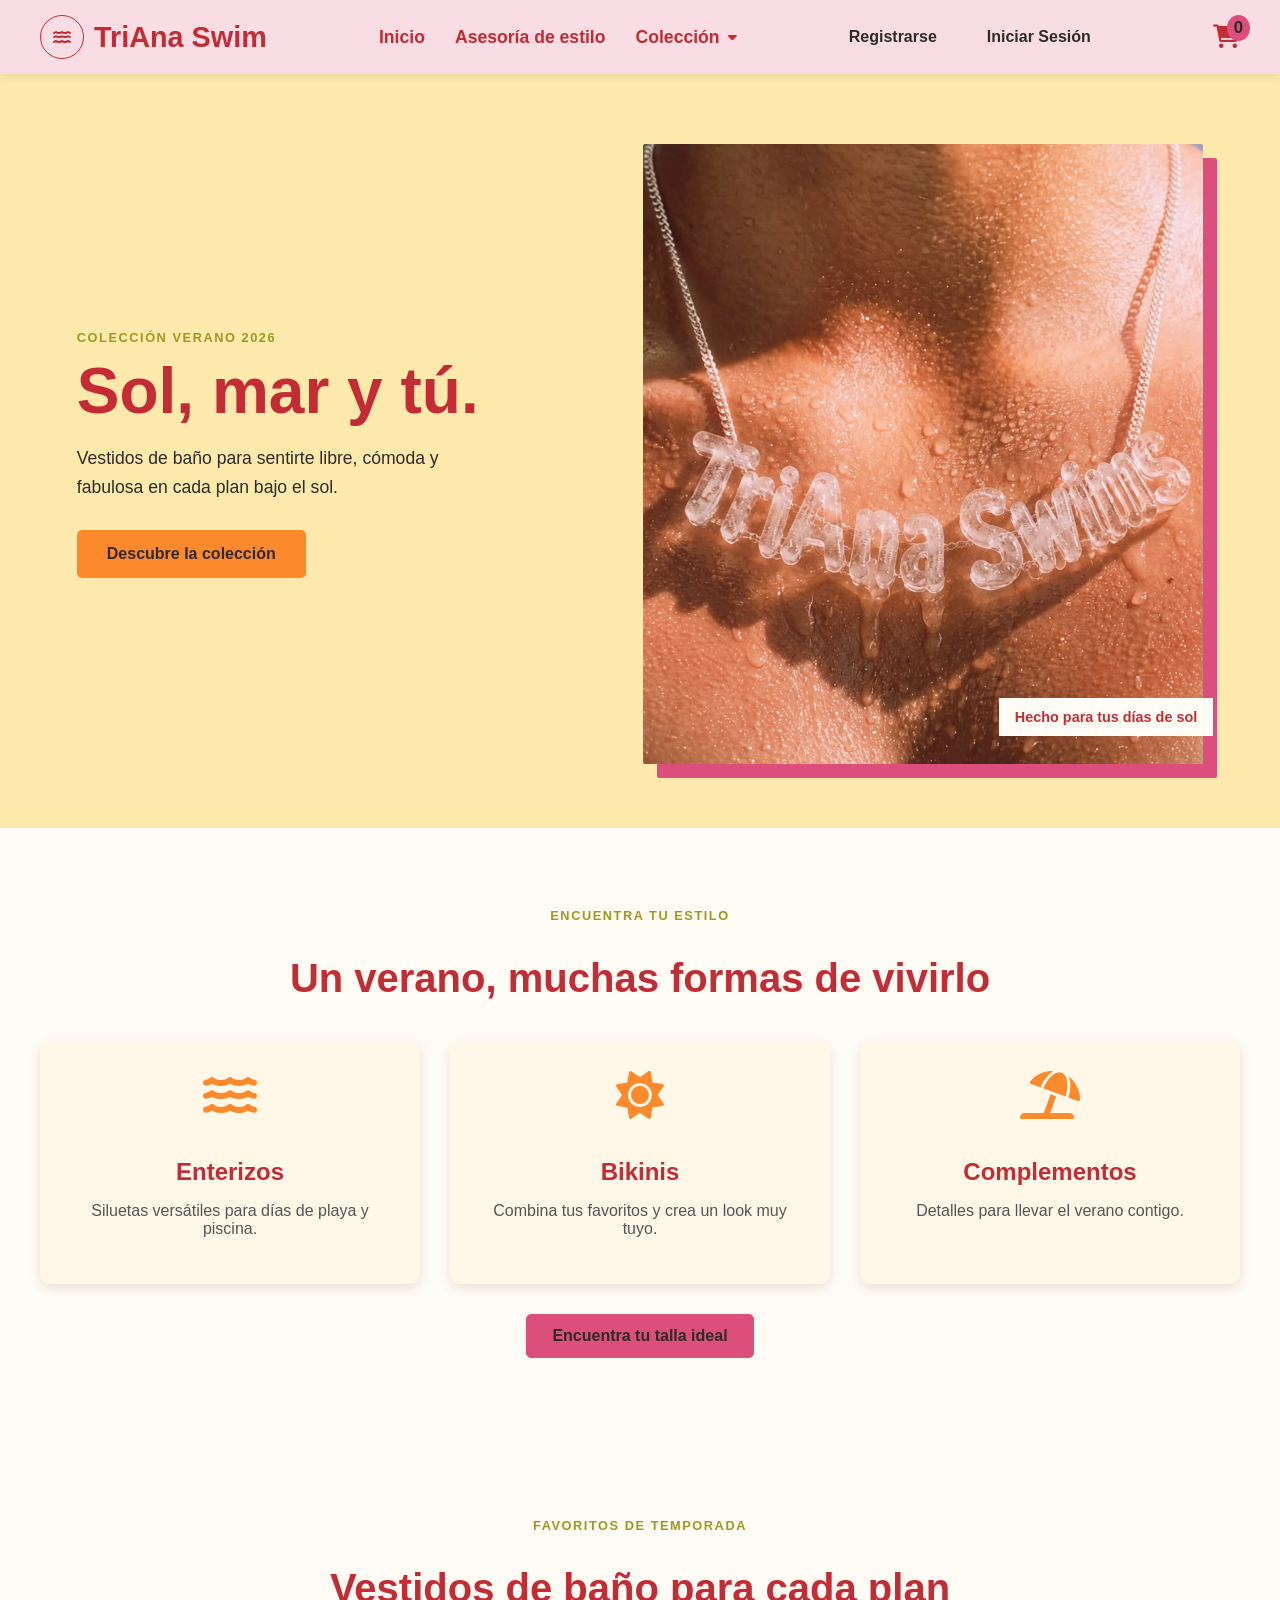
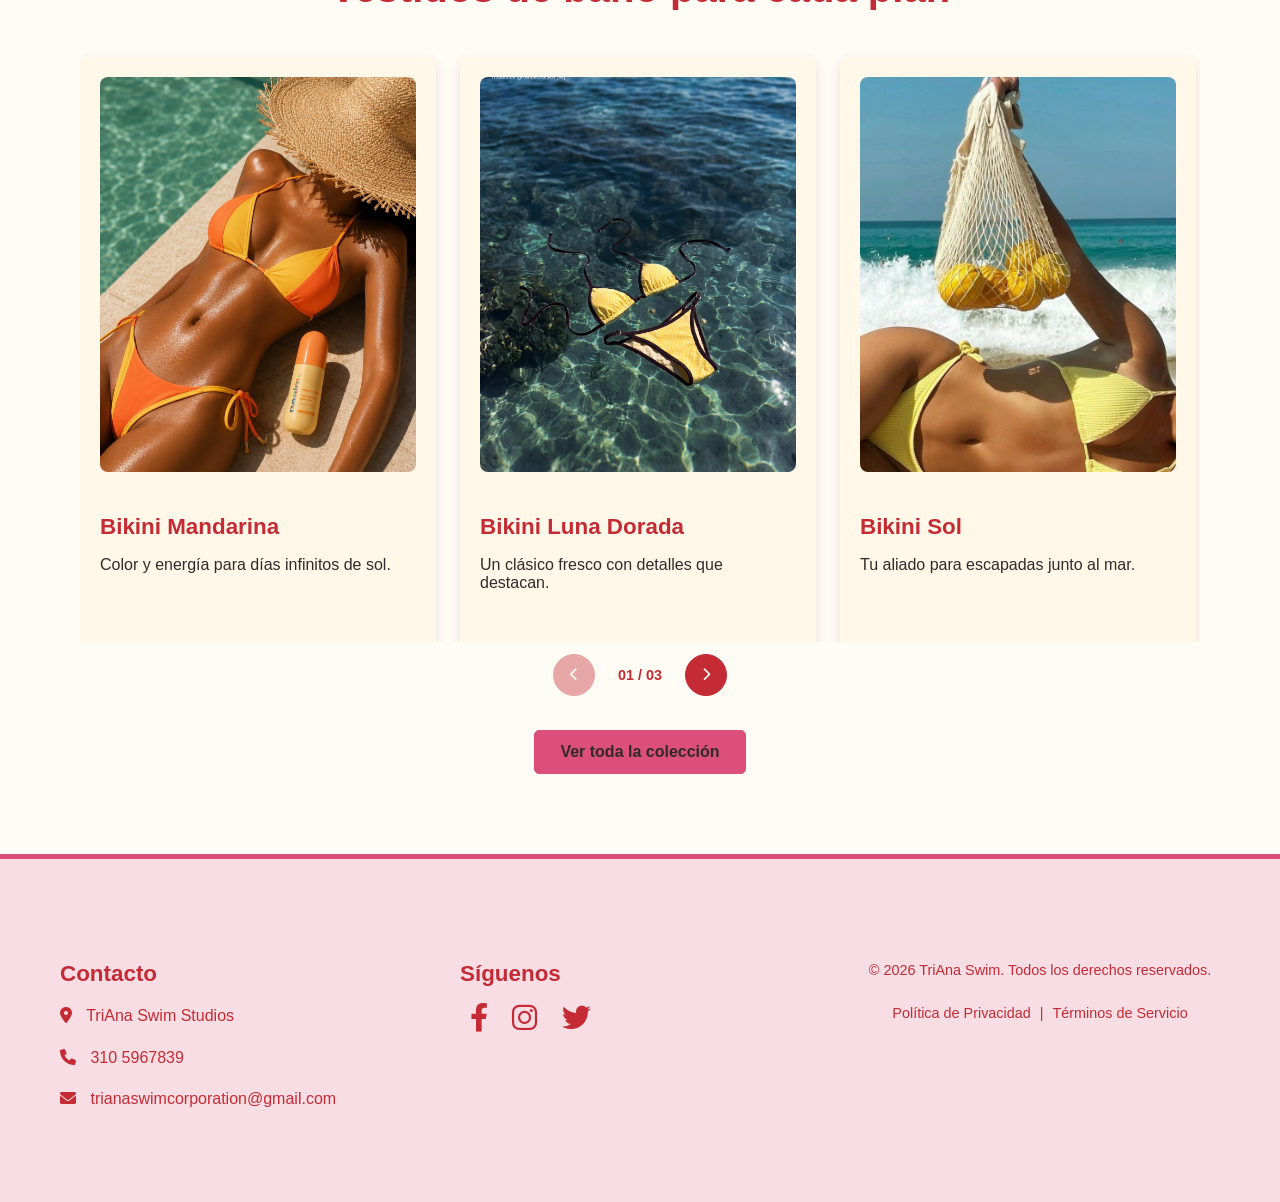
<file: index.html>
<!DOCTYPE html>
<html lang="es">
<head>
    <meta charset="UTF-8">
    <meta name="viewport" content="width=device-width, initial-scale=1.0">
    <title>TriAna Swim - Vestidos de baño para días de sol</title>
    <link rel="stylesheet" href="style.css">
    <link rel="stylesheet" href="https://cdnjs.cloudflare.com/ajax/libs/font-awesome/6.0.0-beta3/css/all.min.css">
</head>
<body>
    <header>
        <div class="header-content">
            <div class="logo">
                <a href="index.html">
                    <span class="brand-mark"><i class="fas fa-water" aria-hidden="true"></i></span>
                    <h1>TriAna Swim</h1>
                </a>
            </div>
            <nav>
                <ul>
                    <li><a href="index.html">Inicio</a></li>
                    <li><a href="appointment.html">Asesoría de estilo</a></li>
                    <li class="dropdown">
                        <a href="products.html" class="dropbtn">Colección <i class="fas fa-caret-down"></i></a>
                        <div class="dropdown-content">
                            <a href="products.html#all-products">Ver toda la colección</a>
                            <a href="index.html#productos">Favoritos de temporada</a>
                        </div>
                    </li>
                </ul>
            </nav>
            <div class="auth-buttons">
                <button id="registerBtn">Registrarse</button>
                <button id="loginBtn">Iniciar Sesión</button>
            </div>
            <div class="cart-icon">
                <a href="cart.html"><i class="fas fa-shopping-cart"></i> <span id="cart-count">0</span></a>
            </div>
        </div>
    </header>

    <main>
        <section id="hero" class="hero-section">
            <div class="hero-copy">
                <p class="hero-eyebrow">COLECCIÓN VERANO 2026</p>
                <h2>Sol, mar y tú.</h2>
                <p>Vestidos de baño para sentirte libre, cómoda y fabulosa en cada plan bajo el sol.</p>
                <a href="#productos" class="btn-primary">Descubre la colección</a>
            </div>
            <div class="hero-image-wrap">
                <img class="hero-image" src="imagenes proyecto/Triana Swims.jpeg" alt="Vestido de baño de la colección TriAna Swim junto al mar">
                <span class="hero-image-caption">Hecho para tus días de sol</span>
            </div>
        </section>

        <section id="services-summary" class="summary-section">
            <div class="container">
                <p class="section-eyebrow">Encuentra tu estilo</p>
                <h2>Un verano, muchas formas de vivirlo</h2>
                <div class="service-cards">
                    <div class="service-card">
                        <i class="fas fa-water"></i>
                        <h3>Enterizos</h3>
                        <p>Siluetas versátiles para días de playa y piscina.</p>
                    </div>
                    <div class="service-card">
                        <i class="fas fa-sun"></i>
                        <h3>Bikinis</h3>
                        <p>Combina tus favoritos y crea un look muy tuyo.</p>
                    </div>
                    <div class="service-card">
                        <i class="fas fa-umbrella-beach"></i>
                        <h3>Complementos</h3>
                        <p>Detalles para llevar el verano contigo.</p>
                    </div>
                </div>
                <a href="appointment.html" class="btn-secondary">Encuentra tu talla ideal</a>
            </div>
        </section>

        <section id="productos" class="products-section">
            <div class="container">
                <p class="section-eyebrow">Favoritos de temporada</p>
                <h2>Vestidos de baño para cada plan</h2>
                <div class="products-carousel" data-products-carousel>
                    <div class="product-carousel-viewport" aria-label="Vestidos de baño destacados">
                        <div class="featured-products-track">
                            <a class="featured-product-link" href="products.html#product-1">
                                <article class="product-item">
                                    <img src="imagenes proyecto/Vestido 1.jpeg" alt="Bikini Mandarina en tonos naranja y amarillo junto a la piscina">
                                    <h3>Bikini Mandarina</h3>
                                    <p>Color y energía para días infinitos de sol.</p>
                                </article>
                            </a>
                            <a class="featured-product-link" href="products.html#product-2">
                                <article class="product-item">
                                    <img src="imagenes proyecto/Vestido 2.jpeg" alt="Bikini Luna Dorada amarillo de lunares sobre el agua">
                                    <h3>Bikini Luna Dorada</h3>
                                    <p>Un clásico fresco con detalles que destacan.</p>
                                </article>
                            </a>
                            <a class="featured-product-link" href="products.html#product-3">
                                <article class="product-item">
                                    <img src="imagenes proyecto/Vestido 3.jpeg" alt="Bikini Sol amarillo texturizado junto al mar">
                                    <h3>Bikini Sol</h3>
                                    <p>Tu aliado para escapadas junto al mar.</p>
                                </article>
                            </a>
                            <a class="featured-product-link" href="products.html#product-4">
                                <article class="product-item">
                                    <img src="imagenes proyecto/Vestido 4.jpeg" alt="Bikini Cacao café sobre la arena">
                                    <h3>Bikini Cacao</h3>
                                    <p>Un tono natural para combinar a tu manera.</p>
                                </article>
                            </a>
                            <a class="featured-product-link" href="products.html#product-5">
                                <article class="product-item">
                                    <img src="imagenes proyecto/Vestido 5.jpeg" alt="Bikini Brasil en verde y amarillo">
                                    <h3>Bikini Brasil</h3>
                                    <p>Diseño vibrante para hacer tuyo el verano.</p>
                                </article>
                            </a>
                        </div>
                    </div>
                    <div class="product-carousel-controls">
                        <button class="carousel-arrow" type="button" data-carousel-previous aria-label="Ver vestido anterior" disabled>
                            <i class="fas fa-chevron-left" aria-hidden="true"></i>
                        </button>
                        <span class="carousel-position" data-carousel-position aria-live="polite"></span>
                        <button class="carousel-arrow" type="button" data-carousel-next aria-label="Ver vestido siguiente">
                            <i class="fas fa-chevron-right" aria-hidden="true"></i>
                        </button>
                    </div>
                </div>
                <a href="products.html" class="btn-secondary">Ver toda la colección</a>
            </div>
        </section>
    </main>

    <footer>
        <div class="container footer-content">
            <div class="footer-section contact-info">
                <h3>Contacto</h3>
                <p><i class="fas fa-map-marker-alt"></i> TriAna Swim Studios</p>
                <p><i class="fas fa-phone"></i> 310 5967839</p>
                <p><i class="fas fa-envelope"></i> trianaswimcorporation@gmail.com</p>
            </div>
            <div class="footer-section social-media">
                <h3>Síguenos</h3>
                <a href="#" target="_blank"><i class="fab fa-facebook-f"></i></a>
                <a href="#" target="_blank"><i class="fab fa-instagram"></i></a>
                <a href="#" target="_blank"><i class="fab fa-twitter"></i></a>
            </div>
            <div class="footer-section legal">
                <p>&copy; 2026 TriAna Swim. Todos los derechos reservados.</p>
                <p><a href="#">Política de Privacidad</a> | <a href="#">Términos de Servicio</a></p>
            </div>
        </div>
    </footer>

    <div id="loginModal" class="modal">
        <div class="modal-content">
            <span class="close-button login-close-button">&times;</span>
            <h2>Iniciar Sesión</h2>
            <form id="loginForm">
                <div class="form-group">
                    <label for="username">Usuario:</label>
                    <input type="text" id="username" name="username" required>
                </div>
                <div class="form-group">
                    <label for="password">Contraseña:</label>
                    <input type="password" id="password" name="password" required>
                </div>
                <button type="submit" class="btn-primary">Entrar</button>
            </form>
            <p id="login-message" class="form-message"></p>
        </div>
    </div>

    <div id="registerModal" class="modal">
        <div class="modal-content">
            <span class="close-button register-close-button">&times;</span>
            <h2>Crear Cuenta</h2>
            <form id="registerForm">
                <div class="form-group">
                    <label for="reg-name">Nombre Completo:</label>
                    <input type="text" id="reg-name" name="reg-name" required>
                </div>
                <div class="form-group">
                    <label for="reg-email">Correo Electrónico:</label>
                    <input type="email" id="reg-email" name="reg-email" required>
                </div>
                <div class="form-group">
                    <label for="reg-username">Usuario:</label>
                    <input type="text" id="reg-username" name="reg-username" required>
                </div>
                <div class="form-group">
                    <label for="reg-password">Contraseña:</label>
                    <input type="password" id="reg-password" name="reg-password" required>
                </div>
                <div class="form-group">
                    <label for="reg-confirm-password">Confirmar Contraseña:</label>
                    <input type="password" id="reg-confirm-password" name="reg-confirm-password" required>
                </div>
                <button type="submit" class="btn-primary">Registrarse</button>
            </form>
            <p id="register-message" class="form-message"></p>
        </div>
    </div>

    <script src="script.js"></script>
</body>
</html>
</file>
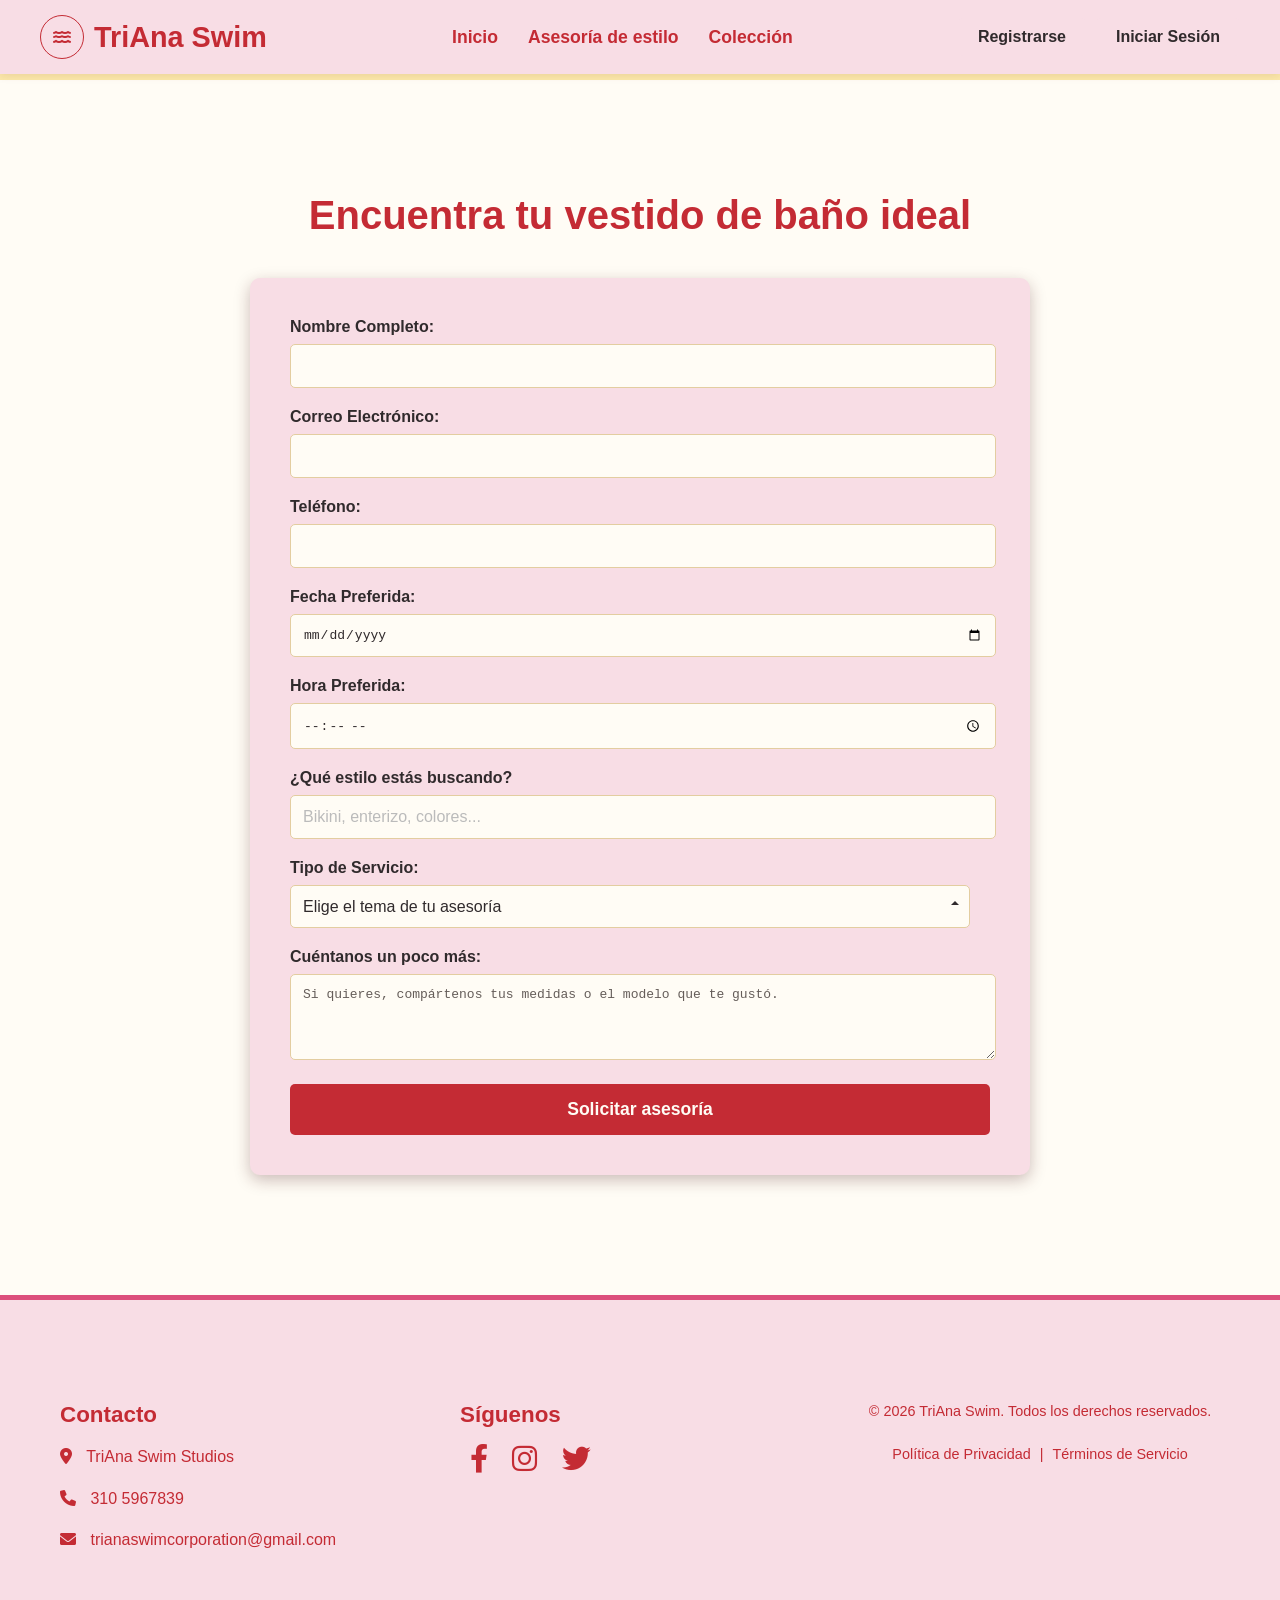
<file: appointment.html>
<!DOCTYPE html>
<html lang="es">
<head>
    <meta charset="UTF-8">
    <meta name="viewport" content="width=device-width, initial-scale=1.0">
    <title>Asesoría de estilo - TriAna Swim</title>
    <link rel="stylesheet" href="style.css">
    <link rel="stylesheet" href="https://cdnjs.cloudflare.com/ajax/libs/font-awesome/6.0.0-beta3/css/all.min.css">
</head>
<body>
    <header>
        <div class="header-content">
            <div class="logo">
                <a href="index.html">
                    <span class="brand-mark"><i class="fas fa-water" aria-hidden="true"></i></span>
                    <h1>TriAna Swim</h1>
                </a>
            </div>
            <nav>
                <ul>
                    <li><a href="index.html">Inicio</a></li>
                    <li><a href="appointment.html">Asesoría de estilo</a></li>
                    <li><a href="products.html">Colección</a></li>
                </ul>
            </nav>
            <div class="auth-buttons">
                <button id="registerBtn">Registrarse</button>
                <button id="loginBtn">Iniciar Sesión</button>
            </div>
        </div>
    </header>

    <main>
        <section id="appointment-page-section" class="appointment-section">
            <div class="container">
                <h2>Encuentra tu vestido de baño ideal</h2>
                <form id="appointmentForm">
                    <div class="form-group">
                        <label for="name">Nombre Completo:</label>
                        <input type="text" id="name" name="name" required>
                    </div>
                    <div class="form-group">
                        <label for="email">Correo Electrónico:</label>
                        <input type="email" id="email" name="email" required>
                    </div>
                    <div class="form-group">
                        <label for="phone">Teléfono:</label>
                        <input type="tel" id="phone" name="phone" required>
                    </div>
                    <div class="form-group">
                        <label for="date">Fecha Preferida:</label>
                        <input type="date" id="date" name="date" required>
                    </div>
                    <div class="form-group">
                        <label for="time">Hora Preferida:</label>
                        <input type="time" id="time" name="time" required>
                    </div>
                    <div class="form-group">
                        <label for="product-interest">¿Qué estilo estás buscando?</label>
                        <input type="text" id="product-interest" name="product-interest" placeholder="Bikini, enterizo, colores..." required>
                    </div>
                    <div class="form-group">
                        <label for="service-type">Tipo de Servicio:</label>
                        <select id="service-type" name="service-type" required>
                            <option value="">Elige el tema de tu asesoría</option>
                            <option value="talla">Encontrar mi talla</option>
                            <option value="estilo">Elegir un estilo</option>
                            <option value="producto">Consultar por un vestido de baño</option>
                            <option value="pedido">Ayuda con un pedido</option>
                            <option value="otro">Otra consulta</option>
                        </select>
                    </div>
                    <div class="form-group">
                        <label for="message">Cuéntanos un poco más:</label>
                        <textarea id="message" name="message" rows="4" placeholder="Si quieres, compártenos tus medidas o el modelo que te gustó."></textarea>
                    </div>
                    <button type="submit" class="btn-primary">Solicitar asesoría</button>
                </form>
                <div id="form-message" class="form-message"></div>
            </div>
        </section>
    </main>

    <footer>
        <div class="container footer-content">
            <div class="footer-section contact-info">
                <h3>Contacto</h3>
                <p><i class="fas fa-map-marker-alt"></i> TriAna Swim Studios</p>
                <p><i class="fas fa-phone"></i> 310 5967839</p>
                <p><i class="fas fa-envelope"></i> trianaswimcorporation@gmail.com</p>
            </div>
            <div class="footer-section social-media">
                <h3>Síguenos</h3>
                <a href="#" target="_blank"><i class="fab fa-facebook-f"></i></a>
                <a href="#" target="_blank"><i class="fab fa-instagram"></i></a>
                <a href="#" target="_blank"><i class="fab fa-twitter"></i></a>
            </div>
            <div class="footer-section legal">
                <p>&copy; 2026 TriAna Swim. Todos los derechos reservados.</p>
                <p><a href="#">Política de Privacidad</a> | <a href="#">Términos de Servicio</a></p>
            </div>
        </div>
    </footer>

    <div id="loginModal" class="modal">
        <div class="modal-content">
            <span class="close-button login-close-button">&times;</span>
            <h2>Iniciar Sesión</h2>
            <form id="loginForm">
                <div class="form-group">
                    <label for="username">Usuario:</label>
                    <input type="text" id="username" name="username" required>
                </div>
                <div class="form-group">
                    <label for="password">Contraseña:</label>
                    <input type="password" id="password" name="password" required>
                </div>
                <button type="submit" class="btn-primary">Entrar</button>
            </form>
            <p id="login-message" class="form-message"></p>
        </div>
    </div>

    <div id="registerModal" class="modal">
        <div class="modal-content">
            <span class="close-button register-close-button">&times;</span>
            <h2>Crear Cuenta</h2>
            <form id="registerForm">
                <div class="form-group">
                    <label for="reg-name">Nombre Completo:</label>
                    <input type="text" id="reg-name" name="reg-name" required>
                </div>
                <div class="form-group">
                    <label for="reg-email">Correo Electrónico:</label>
                    <input type="email" id="reg-email" name="reg-email" required>
                </div>
                <div class="form-group">
                    <label for="reg-username">Usuario:</label>
                    <input type="text" id="reg-username" name="reg-username" required>
                </div>
                <div class="form-group">
                    <label for="reg-password">Contraseña:</label>
                    <input type="password" id="reg-password" name="reg-password" required>
                </div>
                <div class="form-group">
                    <label for="reg-confirm-password">Confirmar Contraseña:</label>
                    <input type="password" id="reg-confirm-password" name="reg-confirm-password" required>
                </div>
                <button type="submit" class="btn-primary">Registrarse</button>
            </form>
            <p id="register-message" class="form-message"></p>
        </div>
    </div>

    <script src="script.js"></script>
</body>
</html>
</file>
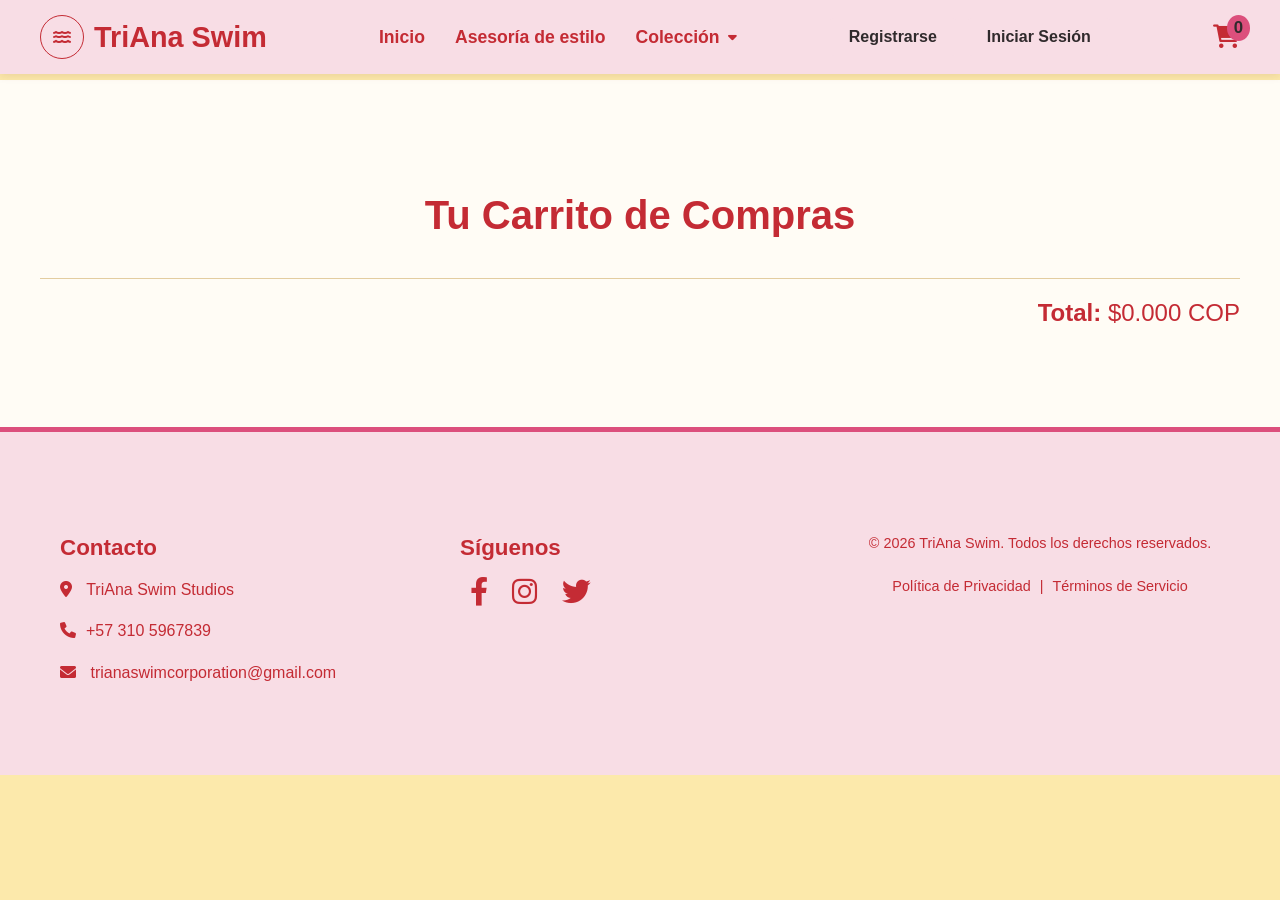
<file: cart.html>
<!DOCTYPE html>
<html lang="es">
<head>
    <meta charset="UTF-8">
    <meta name="viewport" content="width=device-width, initial-scale=1.0">
    <title>Tu carrito - TriAna Swim</title>
    <link rel="stylesheet" href="style.css">
    <link rel="stylesheet" href="https://cdnjs.cloudflare.com/ajax/libs/font-awesome/6.0.0-beta3/css/all.min.css">
</head>
<body>
    <header>
        <div class="header-content">
            <div class="logo">
                <a href="index.html">
                    <span class="brand-mark"><i class="fas fa-water" aria-hidden="true"></i></span>
                    <h1>TriAna Swim</h1>
                </a>
            </div>
            <nav>
                <ul>
                    <li><a href="index.html">Inicio</a></li>
                    <li><a href="appointment.html">Asesoría de estilo</a></li>
                    <li class="dropdown">
                        <a href="products.html" class="dropbtn">Colección <i class="fas fa-caret-down"></i></a>
                        <div class="dropdown-content">
                            <a href="products.html#all-products">Ver toda la colección</a>
                            <a href="index.html#productos">Favoritos de temporada</a>
                        </div>
                    </li>
                </ul>
            </nav>
            <div class="auth-buttons">
                <button id="registerBtn">Registrarse</button>
                <button id="loginBtn">Iniciar Sesión</button>
            </div>
            <div class="cart-icon">
                <a href="cart.html"><i class="fas fa-shopping-cart"></i> <span id="cart-count">0</span></a>
            </div>
        </div>
    </header>

    <main>
        <section id="shopping-cart-section" class="summary-section">
            <div class="container">
                <h2>Tu Carrito de Compras</h2>
                <div id="cart-items" class="cart-items">
                    <p id="cart-empty-message">Tu carrito está vacío.</p>
                </div>
                <div id="cart-summary" class="cart-summary">
                    <div class="cart-total">
                        <strong>Total:</strong> <span id="cart-total-price">$0.00 COP</span>
                    </div>
                    <button id="proceed-to-checkout-button" class="btn-primary" style="display: none;">Proceder al Pago</button>
                </div>

                <div id="checkout-details" class="checkout-details" style="display: none;">
                    <h3>Detalles de Compra</h3>

                    <div class="form-group delivery-option-group">
                        <label>Método de Entrega:</label>
                        <input type="radio" id="pickup" name="delivery-option" value="pickup" checked>
                        <label for="pickup">Recoger en punto acordado</label>
                        <input type="radio" id="delivery" name="delivery-option" value="delivery">
                        <label for="delivery">Envío a Domicilio</label>
                    </div>

                    <div id="delivery-address-group" class="form-group" style="display: none;">
                        <label for="address">Dirección de Envío:</label>
                        <input type="text" id="address" placeholder="Ej: Calle 10 # 30-15, Apto 101" required>
                    </div>

                    <h3>Datos de Pago</h3>
                    <form id="payment-form">
                        <div class="form-group">
                            <label for="card-number">Número de Tarjeta:</label>
                            <input type="text" id="card-number" placeholder="XXXX XXXX XXXX XXXX" maxlength="16" required>
                        </div>
                        <div class="form-group">
                            <label for="card-name">Nombre en la Tarjeta:</label>
                            <input type="text" id="card-name" placeholder="Como aparece en la tarjeta" required>
                        </div>
                        <div class="form-group expiry-cvv-group">
                            <div class="expiry-date">
                                <label for="expiry-month">Fecha de Vencimiento:</label>
                                <input type="text" id="expiry-month" placeholder="MM" maxlength="2" required>
                                <span> / </span>
                                <input type="text" id="expiry-year" placeholder="AA" maxlength="2" required>
                            </div>
                            <div class="cvv">
                                <label for="cvv">CVV:</label>
                                <input type="text" id="cvv" placeholder="XXX" maxlength="3" required>
                            </div>
                        </div>
                        <button type="submit" id="confirm-purchase-button" class="btn-primary">Confirmar la compra</button>
                    </form>
                    <p id="purchase-message" class="form-message" style="display: none;"></p>
                </div>
            </div>
        </section>
    </main>

    <footer>
        <div class="container footer-content">
            <div class="footer-section contact-info">
                <h3>Contacto</h3>
                <p><i class="fas fa-map-marker-alt"></i> TriAna Swim Studios</p>
                <p><i class="fas fa-phone"></i>+57 310 5967839</p>
                <p><i class="fas fa-envelope"></i> trianaswimcorporation@gmail.com</p>
            </div>
            <div class="footer-section social-media">
                <h3>Síguenos</h3>
                <a href="#" target="_blank"><i class="fab fa-facebook-f"></i></a>
                <a href="#" target="_blank"><i class="fab fa-instagram"></i></a>
                <a href="#" target="_blank"><i class="fab fa-twitter"></i></a>
            </div>
            <div class="footer-section legal">
                <p>&copy; 2026 TriAna Swim. Todos los derechos reservados.</p>
                <p><a href="#">Política de Privacidad</a> | <a href="#">Términos de Servicio</a></p>
            </div>
        </div>
    </footer>

    <div id="loginModal" class="modal">
        <div class="modal-content">
            <span class="close-button login-close-button">&times;</span>
            <h2>Iniciar Sesión</h2>
            <form id="loginForm">
                <div class="form-group">
                    <label for="username">Usuario:</label>
                    <input type="text" id="username" name="username" required>
                </div>
                <div class="form-group">
                    <label for="password">Contraseña:</label>
                    <input type="password" id="password" name="password" required>
                </div>
                <button type="submit" class="btn-primary">Entrar</button>
            </form>
            <p id="login-message" class="form-message"></p>
        </div>
    </div>

    <div id="registerModal" class="modal">
        <div class="modal-content">
            <span class="close-button register-close-button">&times;</span>
            <h2>Crear Cuenta</h2>
            <form id="registerForm">
                <div class="form-group">
                    <label for="reg-name">Nombre Completo:</label>
                    <input type="text" id="reg-name" name="reg-name" required>
                </div>
                <div class="form-group">
                    <label for="reg-email">Correo Electrónico:</label>
                    <input type="email" id="reg-email" name="reg-email" required>
                </div>
                <div class="form-group">
                    <label for="reg-username">Usuario:</label>
                    <input type="text" id="reg-username" name="reg-username" required>
                </div>
                <div class="form-group">
                    <label for="reg-password">Contraseña:</label>
                    <input type="password" id="reg-password" name="reg-password" required>
                </div>
                <div class="form-group">
                    <label for="reg-confirm-password">Confirmar Contraseña:</label>
                    <input type="password" id="reg-confirm-password" name="reg-confirm-password" required>
                </div>
                <button type="submit" class="btn-primary">Registrarse</button>
            </form>
            <p id="register-message" class="form-message"></p>
        </div>
    </div>

    <script src="script.js"></script>
</body>
</html>
</file>
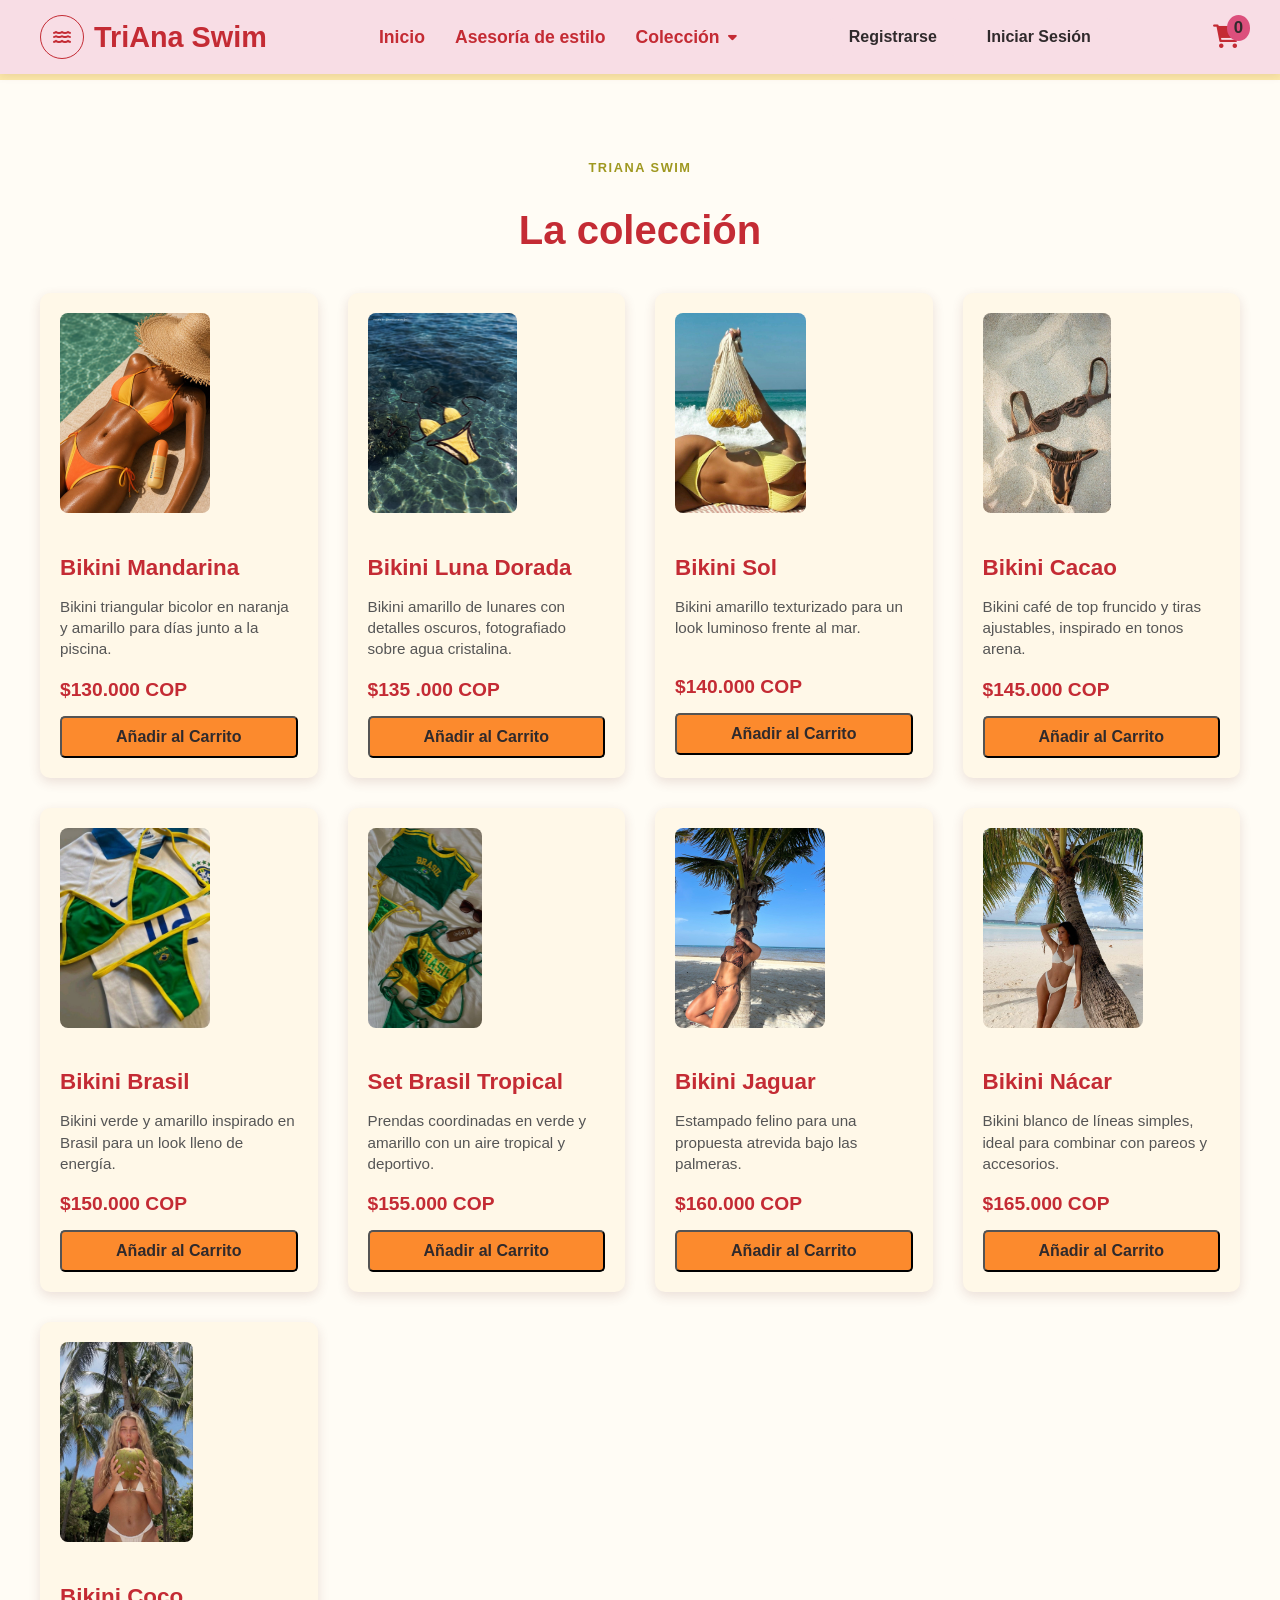
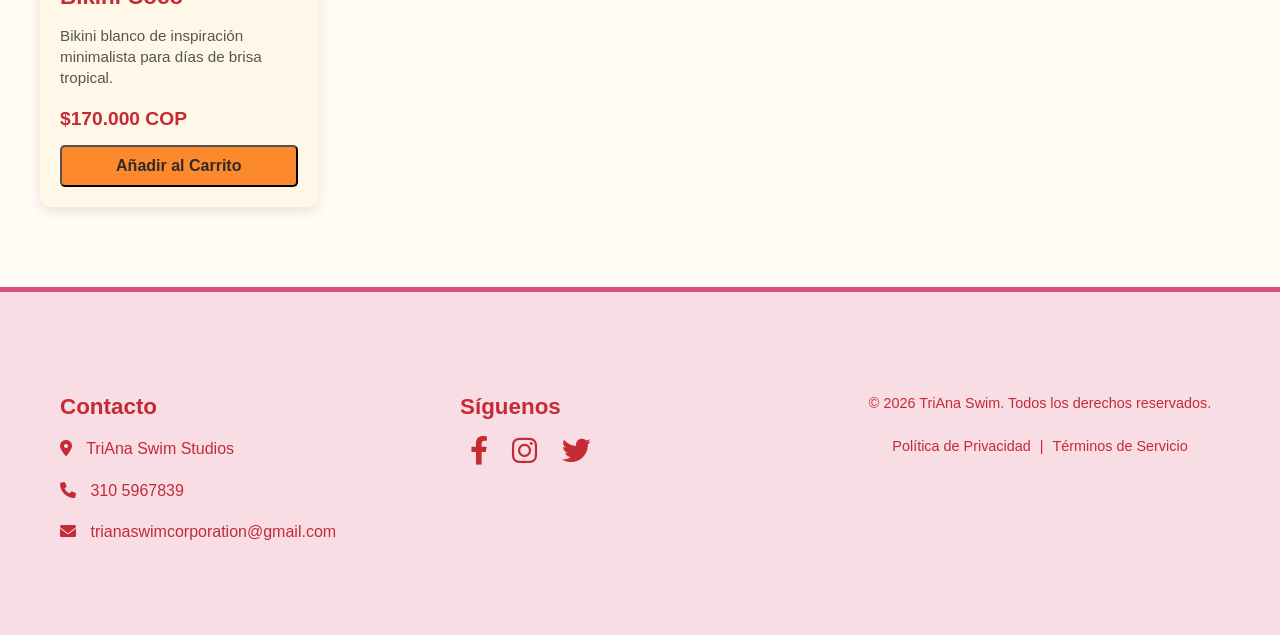
<file: products.html>
<!DOCTYPE html>
<html lang="es">
<head>
    <meta charset="UTF-8">
    <meta name="viewport" content="width=device-width, initial-scale=1.0">
    <title>Colección - TriAna Swim</title>
    <link rel="stylesheet" href="style.css">
    <link rel="stylesheet" href="https://cdnjs.cloudflare.com/ajax/libs/font-awesome/6.0.0-beta3/css/all.min.css">
</head>
<body>
    <header>
        <div class="header-content">
            <div class="logo">
                <a href="index.html">
                    <span class="brand-mark"><i class="fas fa-water" aria-hidden="true"></i></span>
                    <h1>TriAna Swim</h1>
                </a>
            </div>
            <nav>
                <ul>
                    <li><a href="index.html">Inicio</a></li>
                    <li><a href="appointment.html">Asesoría de estilo</a></li>
                    <li class="dropdown">
                        <a href="products.html" class="dropbtn">Colección <i class="fas fa-caret-down"></i></a>
                        <div class="dropdown-content">
                            <a href="products.html#all-products">Ver toda la colección</a>
                            <a href="index.html#productos">Favoritos de temporada</a>
                        </div>
                    </li>
                </ul>
            </nav>
            <div class="auth-buttons">
                <button id="registerBtn">Registrarse</button>
                <button id="loginBtn">Iniciar Sesión</button>
            </div>
            <div class="cart-icon">
                <a href="cart.html"><i class="fas fa-shopping-cart"></i> <span id="cart-count">0</span></a>
            </div>
        </div>
    </header>

    <main>
        <section id="all-products" class="products-section">
            <div class="container">
                <p class="section-eyebrow">TriAna Swim</p>
                <h2>La colección</h2>
                <div class="product-grid">
                    <div class="product-item" id="product-1" data-id="1" data-name="Bikini Mandarina" data-price="129.00" data-image="imagenes proyecto/Vestido 1.jpeg">
                        <img src="imagenes proyecto/Vestido 1.jpeg" alt="Bikini Mandarina en tonos naranja y amarillo junto a la piscina">
                        <h3>Bikini Mandarina</h3>
                        <p class="product-description">Bikini triangular bicolor en naranja y amarillo para días junto a la piscina.</p>
                        <p class="product-price">$130.000 COP</p>
                        <button class="btn-primary add-to-cart">Añadir al Carrito</button>
                    </div>
                    <div class="product-item" id="product-2" data-id="2" data-name="Bikini Luna Dorada" data-price="135.00" data-image="imagenes proyecto/Vestido 2.jpeg">
                        <img src="imagenes proyecto/Vestido 2.jpeg" alt="Bikini Luna Dorada amarillo de lunares sobre el agua">
                        <h3>Bikini Luna Dorada</h3>
                        <p class="product-description">Bikini amarillo de lunares con detalles oscuros, fotografiado sobre agua cristalina.</p>
                        <p class="product-price">$135 .000 COP</p>
                        <button class="btn-primary add-to-cart">Añadir al Carrito</button>
                    </div>
                    <div class="product-item" id="product-3" data-id="3" data-name="Bikini Sol" data-price="139.00" data-image="imagenes proyecto/Vestido 3.jpeg">
                        <img src="imagenes proyecto/Vestido 3.jpeg" alt="Bikini Sol amarillo texturizado junto al mar">
                        <h3>Bikini Sol</h3>
                        <p class="product-description">Bikini amarillo texturizado para un look luminoso frente al mar.</p>
                        <p class="product-price">$140.000 COP</p>
                        <button class="btn-primary add-to-cart">Añadir al Carrito</button>
                    </div>
                    <div class="product-item" id="product-4" data-id="4" data-name="Bikini Cacao" data-price="145.00" data-image="imagenes proyecto/Vestido 4.jpeg">
                        <img src="imagenes proyecto/Vestido 4.jpeg" alt="Bikini Cacao café sobre la arena">
                        <h3>Bikini Cacao</h3>
                        <p class="product-description">Bikini café de top fruncido y tiras ajustables, inspirado en tonos arena.</p>
                        <p class="product-price">$145.000 COP</p>
                        <button class="btn-primary add-to-cart">Añadir al Carrito</button>
                    </div>
                    <div class="product-item" id="product-5" data-id="5" data-name="Bikini Brasil" data-price="149.00" data-image="imagenes proyecto/Vestido 5.jpeg">
                        <img src="imagenes proyecto/Vestido 5.jpeg" alt="Bikini Brasil en verde y amarillo">
                        <h3>Bikini Brasil</h3>
                        <p class="product-description">Bikini verde y amarillo inspirado en Brasil para un look lleno de energía.</p>
                        <p class="product-price">$150.000 COP</p>
                        <button class="btn-primary add-to-cart">Añadir al Carrito</button>
                    </div>
                    <div class="product-item" id="product-6" data-id="6" data-name="Set Brasil Tropical" data-price="155.00" data-image="imagenes proyecto/Vestido 6.jpeg">
                        <img src="imagenes proyecto/Vestido 6.jpeg" alt="Set Brasil Tropical de prendas verdes y amarillas">
                        <h3>Set Brasil Tropical</h3>
                        <p class="product-description">Prendas coordinadas en verde y amarillo con un aire tropical y deportivo.</p>
                        <p class="product-price">$155.000 COP</p>
                        <button class="btn-primary add-to-cart">Añadir al Carrito</button>
                    </div>
                    <div class="product-item" id="product-7" data-id="7" data-name="Bikini Jaguar" data-price="159.00" data-image="imagenes proyecto/Vestido 7.jpeg">
                        <img src="imagenes proyecto/Vestido 7.jpeg" alt="Bikini Jaguar con estampado felino en la playa">
                        <h3>Bikini Jaguar</h3>
                        <p class="product-description">Estampado felino para una propuesta atrevida bajo las palmeras.</p>
                        <p class="product-price">$160.000 COP</p>
                        <button class="btn-primary add-to-cart">Añadir al Carrito</button>
                    </div>
                    <div class="product-item" id="product-8" data-id="8" data-name="Bikini Nácar" data-price="165.00" data-image="imagenes proyecto/Vestido 8.jpeg">
                        <img src="imagenes proyecto/Vestido 8.jpeg" alt="Bikini Nácar blanco junto a una palmera">
                        <h3>Bikini Nácar</h3>
                        <p class="product-description">Bikini blanco de líneas simples, ideal para combinar con pareos y accesorios.</p>
                        <p class="product-price">$165.000 COP</p>
                        <button class="btn-primary add-to-cart">Añadir al Carrito</button>
                    </div>
                    <div class="product-item" id="product-9" data-id="9" data-name="Bikini Coco" data-price="169.00" data-image="imagenes proyecto/Vestido 9.jpeg">
                        <img src="imagenes proyecto/Vestido 9.jpeg" alt="Bikini Coco blanco de inspiración tropical">
                        <h3>Bikini Coco</h3>
                        <p class="product-description">Bikini blanco de inspiración minimalista para días de brisa tropical.</p>
                        <p class="product-price">$170.000 COP</p>
                        <button class="btn-primary add-to-cart">Añadir al Carrito</button>
                    </div>
                </div>
            </div>
        </section>
    </main>

    <footer>
        <div class="container footer-content">
            <div class="footer-section contact-info">
                <h3>Contacto</h3>
                <p><i class="fas fa-map-marker-alt"></i> TriAna Swim Studios</p>
                <p><i class="fas fa-phone"></i> 310 5967839</p>
                <p><i class="fas fa-envelope"></i> trianaswimcorporation@gmail.com</p>
            </div>
            <div class="footer-section social-media">
                <h3>Síguenos</h3>
                <a href="#" target="_blank"><i class="fab fa-facebook-f"></i></a>
                <a href="#" target="_blank"><i class="fab fa-instagram"></i></a>
                <a href="#" target="_blank"><i class="fab fa-twitter"></i></a>
            </div>
            <div class="footer-section legal">
                <p>&copy; 2026 TriAna Swim. Todos los derechos reservados.</p>
                <p><a href="#">Política de Privacidad</a> | <a href="#">Términos de Servicio</a></p>
            </div>
        </div>
    </footer>

    <div id="loginModal" class="modal">
        <div class="modal-content">
            <span class="close-button login-close-button">&times;</span>
            <h2>Iniciar Sesión</h2>
            <form id="loginForm">
                <div class="form-group">
                    <label for="username">Usuario:</label>
                    <input type="text" id="username" name="username" required>
                </div>
                <div class="form-group">
                    <label for="password">Contraseña:</label>
                    <input type="password" id="password" name="password" required>
                </div>
                <button type="submit" class="btn-primary">Entrar</button>
            </form>
            <p id="login-message" class="form-message"></p>
        </div>
    </div>

    <div id="registerModal" class="modal">
        <div class="modal-content">
            <span class="close-button register-close-button">&times;</span>
            <h2>Crear Cuenta</h2>
            <form id="registerForm">
                <div class="form-group">
                    <label for="reg-name">Nombre Completo:</label>
                    <input type="text" id="reg-name" name="reg-name" required>
                </div>
                <div class="form-group">
                    <label for="reg-email">Correo Electrónico:</label>
                    <input type="email" id="reg-email" name="reg-email" required>
                </div>
                <div class="form-group">
                    <label for="reg-username">Usuario:</label>
                    <input type="text" id="reg-username" name="reg-username" required>
                </div>
                <div class="form-group">
                    <label for="reg-password">Contraseña:</label>
                    <input type="password" id="reg-password" name="reg-password" required>
                </div>
                <div class="form-group">
                    <label for="reg-confirm-password">Confirmar Contraseña:</label>
                    <input type="password" id="reg-confirm-password" name="reg-confirm-password" required>
                </div>
                <button type="submit" class="btn-primary">Registrarse</button>
            </form>
            <p id="register-message" class="form-message"></p>
        </div>
    </div>

    <script src="script.js"></script>
</body>
</html>
</file>
<file: style.css>
:root {
    --color-blush-rose: #DC4F7C;
    --color-tomato-jam: #C42B34;
    --color-vanilla-custard: #FCE9AB;
    --color-princeton-orange: #FC8A2D;
    --color-olive: #9F9820;
    --color-blush-pastel: #F8DDE5;
    --color-ink: #302A2C;
    --color-muted: #655D59;
    --color-paper: #FFFCF5;
    --color-soft-surface: #FFF8E8;
    --color-warm-border: #E3CDA0;
    --shadow-warm: 0 4px 12px rgba(115, 48, 39, 0.14);
}

body {
    font-family: Arial, sans-serif;
    margin: 0;
    padding: 0;
    box-sizing: border-box;
    background-color: #f8f8f8;
    color: #333;
    padding-top: 80px;
}

.container {
    max-width: 1200px;
    margin: 0 auto;
    padding: 20px;
}

header {
    background-color: #000;
    color: #fff;
    padding: 15px 0;
    box-shadow: 0 2px 5px rgba(0, 0, 0, 0.2);
    position: fixed;
    top: 0;
    width: 100%;
    z-index: 1000;
}

.header-content {
    display: flex;
    justify-content: space-between;
    align-items: center;
    max-width: 1200px;
    margin: 0 auto;
    padding: 0 20px;
}

.logo a {
    display: flex;
    align-items: center;
    text-decoration: none;
    color: #fff;
}

.logo img {
    height: 50px;
    margin-right: 10px;
    border-radius: 5px;
}

.logo h1 {
    margin: 0;
    font-size: 1.8em;
    color: #FFD700;
}

nav ul {
    list-style: none;
    margin: 0;
    padding: 0;
    display: flex;
}

nav ul li {
    margin-left: 30px;
}

nav ul li a {
    color: #fff;
    text-decoration: none;
    font-weight: bold;
    font-size: 1.1em;
    transition: color 0.3s ease;
}

nav ul li a:hover {
    color: #FFD700;
}

.auth-buttons {
    display: flex;
    align-items: center;
}

.auth-buttons button {
    background-color: #FFD700;
    color: #000;
    border: none;
    padding: 10px 20px;
    border-radius: 5px;
    cursor: pointer;
    font-size: 1em;
    font-weight: bold;
    transition: background-color 0.3s ease;
    margin-left: 10px;
}

.auth-buttons button:hover {
    background-color: #e0b800;
}

.cart-icon {
    margin-left: 20px;
}

.cart-icon a {
    color: #fff;
    text-decoration: none;
    font-size: 1.5em;
    position: relative;
    transition: color 0.3s ease;
}

.cart-icon a:hover {
    color: #FFD700;
}

.cart-icon #cart-count {
    background-color: #FFD700;
    color: #000;
    font-size: 0.7em;
    padding: 3px 7px;
    border-radius: 50%;
    position: absolute;
    top: -8px;
    right: -10px;
    font-weight: bold;
}

.hero-section {
    background: linear-gradient(rgba(0, 0, 0, 0.6), rgba(0, 0, 0, 0.6)), url('hero-bg.jpg') no-repeat center center/cover;
    color: #fff;
    text-align: center;
    padding: 100px 20px;
    position: relative;
}

.hero-content {
    max-width: 800px;
    margin: 0 auto;
}

.hero-content h2 {
    font-size: 3em;
    margin-bottom: 20px;
    color: #FFD700;
}

.hero-content p {
    font-size: 1.2em;
    line-height: 1.6;
    margin-bottom: 30px;
}

.btn-primary {
    background-color: #FFD700;
    color: #000;
    padding: 15px 30px;
    text-decoration: none;
    border-radius: 5px;
    font-weight: bold;
    transition: background-color 0.3s ease;
    display: inline-block;
}

.btn-primary:hover {
    background-color: #e0b800;
}

.btn-secondary {
    background-color: #333;
    color: #fff;
    padding: 12px 25px;
    text-decoration: none;
    border-radius: 5px;
    font-weight: bold;
    transition: background-color 0.3s ease;
    display: inline-block;
    margin-top: 30px;
    border: 1px solid #333;
}

.btn-secondary:hover {
    background-color: #555;
}

.summary-section, .products-section {
    padding: 60px 0;
    background-color: #fff;
    text-align: center;
}

.summary-section h2, .products-section h2 {
    font-size: 2.5em;
    color: #000;
    margin-bottom: 40px;
}

.service-cards {
    display: grid;
    grid-template-columns: repeat(auto-fit, minmax(280px, 1fr));
    gap: 30px;
    justify-content: center;
}

.service-card {
    background-color: #f4f4f4;
    padding: 30px;
    border-radius: 10px;
    box-shadow: 0 4px 10px rgba(0, 0, 0, 0.1);
    transition: transform 0.3s ease, box-shadow 0.3s ease;
}

.service-card:hover {
    transform: translateY(-5px);
    box-shadow: 0 6px 15px rgba(0, 0, 0, 0.15);
}

.service-card i {
    font-size: 3em;
    color: #FFD700;
    margin-bottom: 15px;
}

.service-card h3 {
    font-size: 1.5em;
    color: #000;
    margin-bottom: 10px;
}

.service-card p {
    font-size: 1em;
    color: #555;
}

.appointment-section {
    background-color: #000;
    color: #fff;
    padding: 60px 0;
    text-align: center;
}

.appointment-section h2 {
    font-size: 2.5em;
    color: #FFD700;
    margin-bottom: 40px;
}

#appointmentForm {
    max-width: 700px;
    margin: 0 auto;
    background-color: #1a1a1a;
    padding: 40px;
    border-radius: 10px;
    box-shadow: 0 5px 15px rgba(0, 0, 0, 0.3);
    text-align: left;
}

.form-group {
    margin-bottom: 20px;
}

.form-group label {
    display: block;
    margin-bottom: 8px;
    font-weight: bold;
    color: #fff;
}

.form-group input[type="text"],
.form-group input[type="email"],
.form-group input[type="tel"],
.form-group input[type="date"],
.form-group input[type="time"],
.form-group select,
.form-group textarea {
    width: calc(100% - 20px);
    padding: 12px;
    border: 1px solid #555;
    border-radius: 5px;
    background-color: #333;
    color: #fff;
    font-size: 1em;
}

.form-group input[type="text"]::placeholder,
.form-group input[type="email"]::placeholder,
.form-group input[type="tel"]::placeholder,
.form-group textarea::placeholder {
    color: #bbb;
}

.form-group select {
    -webkit-appearance: none;
    -moz-appearance: none;
    appearance: none;
    background-image: url('data:image/svg+xml;charset=US-ASCII,%3Csvg%20xmlns%3D%22http%3A%2F%2Fwww.w3.org%2F2000%2Fsvg%22%20viewBox%3D%220%200%204%205%22%3E%3Cpath%20fill%3D%22%23302A2C%22%20d%3D%22M2%200L0%202h4L2%200z%22%2F%3E%3C%2Fsvg%3E');
    background-repeat: no-repeat;
    background-position: right 10px top 50%;
    background-size: 8px auto;
}

#appointmentForm button[type="submit"] {
    width: 100%;
    padding: 15px;
    background-color: #FFD700;
    color: #000;
    border: none;
    border-radius: 5px;
    font-size: 1.1em;
    font-weight: bold;
    cursor: pointer;
    transition: background-color 0.3s ease;
}

#appointmentForm button[type="submit"]:hover {
    background-color: #e0b800;
}

.form-message {
    margin-top: 20px;
    padding: 10px;
    border-radius: 5px;
    font-weight: bold;
    text-align: center;
}

.form-message.success {
    background-color: #d4edda;
    color: #155724;
}

.form-message.error {
    background-color: #f8d7da;
    color: #721c24;
}

.products-section {
    padding: 60px 0;
    background-color: #f8f8f8;
    text-align: center;
}

.products-section h2 {
    font-size: 2.5em;
    color: #000;
    margin-bottom: 40px;
}

.product-grid {
    display: grid;
    grid-template-columns: repeat(auto-fit, minmax(250px, 1fr));
    gap: 30px;
    justify-content: center;
}

.product-item {
    background-color: #fff;
    padding: 20px;
    border-radius: 10px;
    box-shadow: 0 4px 10px rgba(0, 0, 0, 0.1);
    text-align: left;
    transition: transform 0.3s ease, box-shadow 0.3s ease;
}

.product-item:hover {
    transform: translateY(-5px);
    box-shadow: 0 6px 15px rgba(0, 0, 0, 0.15);
}

.product-item img {
    max-width: 100%;
    border-radius: 8px;
    margin-bottom: 15px;
    height: 200px;
    object-fit: cover;
}

.product-item h3 {
    font-size: 1.4em;
    color: #000;
    margin-bottom: 10px;
}

.product-item p.product-description {
    font-size: 0.95em;
    color: #555;
    margin-bottom: 15px;
    min-height: 4em;
    line-height: 1.4em;
}

.product-item p.product-price {
    font-size: 1.2em;
    color: #000;
    font-weight: bold;
    margin-bottom: 15px;
}

.product-item .btn-primary {
    width: 100%;
    padding: 10px 15px;
    font-size: 1em;
}

footer {
    background-color: #000;
    color: #fff;
    padding: 40px 0;
    text-align: center;
    border-top: 5px solid #FFD700;
}

.footer-content {
    display: flex;
    flex-wrap: wrap;
    justify-content: space-around;
    align-items: flex-start;
    text-align: left;
}

.footer-section {
    flex: 1;
    min-width: 250px;
    margin: 20px;
}

.footer-section h3 {
    color: #FFD700;
    margin-bottom: 15px;
    font-size: 1.4em;
}

.footer-section p {
    margin-bottom: 10px;
    line-height: 1.6;
}

.footer-section p i {
    margin-right: 10px;
    color: #FFD700;
}

.social-media a {
    color: #fff;
    font-size: 1.8em;
    margin: 0 10px;
    transition: color 0.3s ease;
}

.social-media a:hover {
    color: #FFD700;
}

.footer-section.legal p {
    font-size: 0.9em;
    margin-top: 20px;
    text-align: center;
}

.footer-section.legal a {
    color: #FFD700;
    text-decoration: none;
    margin: 0 5px;
}

.footer-section.legal a:hover {
    text-decoration: underline;
}

.modal {
    display: none;
    position: fixed;
    z-index: 1000;
    left: 0;
    top: 0;
    width: 100%;
    height: 100%;
    overflow: auto;
    background-color: rgba(0,0,0,0.7);
    padding-top: 60px;
}

.modal-content {
    background-color: #1a1a1a;
    margin: 5% auto;
    padding: 30px;
    border: 1px solid #333;
    width: 90%;
    max-width: 500px;
    border-radius: 10px;
    position: relative;
    box-shadow: 0 5px 15px rgba(0,0,0,0.5);
    color: #fff;
}

.modal-content h2 {
    color: #FFD700;
    text-align: center;
    margin-bottom: 25px;
    font-size: 2em;
}

.modal-content .form-group label {
    color: #fff;
}

.modal-content input[type="text"],
.modal-content input[type="email"],
.modal-content input[type="password"] {
    width: calc(100% - 20px);
    padding: 12px;
    margin-bottom: 20px;
    border: 1px solid #555;
    border-radius: 5px;
    background-color: #333;
    color: #fff;
    font-size: 1em;
}

.modal-content .btn-primary {
    width: 100%;
    padding: 12px;
    font-size: 1.1em;
}

.close-button {
    color: #fff;
    font-size: 28px;
    font-weight: bold;
    position: absolute;
    top: 10px;
    right: 20px;
    cursor: pointer;
    transition: color 0.3s ease;
}

.close-button:hover,
.close-button:focus {
    color: #FFD700;
    text-decoration: none;
}

.cart-items {
    text-align: left;
    margin-top: 30px;
}

.cart-item {
    display: flex;
    align-items: center;
    margin-bottom: 20px;
    padding: 15px;
    background-color: #f4f4f4;
    border-radius: 8px;
    box-shadow: 0 2px 5px rgba(0,0,0,0.1);
}

.cart-item img {
    width: 80px;
    height: 80px;
    object-fit: cover;
    border-radius: 5px;
    margin-right: 20px;
}

.cart-item-details {
    flex-grow: 1;
}

.cart-item-details h4 {
    margin: 0 0 5px 0;
    color: #000;
    font-size: 1.2em;
}

.cart-item-details p {
    margin: 0;
    color: #555;
}

.cart-item-controls {
    display: flex;
    align-items: center;
}

.cart-item-controls button {
    background-color: #FFD700;
    color: #000;
    border: none;
    padding: 5px 10px;
    border-radius: 4px;
    cursor: pointer;
    font-weight: bold;
    transition: background-color 0.3s ease;
    margin: 0 5px;
}

.cart-item-controls button:hover {
    background-color: #e0b800;
}

.cart-item-controls .quantity {
    font-weight: bold;
    margin: 0 5px;
    color: #000;
}

.cart-item-controls .remove-item {
    background-color: #e74c3c;
    color: #fff;
}

.cart-item-controls .remove-item:hover {
    background-color: #c0392b;
}

.cart-summary {
    text-align: right;
    margin-top: 30px;
    padding-top: 20px;
    border-top: 1px solid #eee;
}

.cart-total {
    font-size: 1.5em;
    margin-bottom: 20px;
    color: #000;
}

#cart-empty-message {
    text-align: center;
    color: #888;
    font-style: italic;
    margin-top: 50px;
    font-size: 1.1em;
}

.checkout-details {
    background-color: #fff;
    padding: 30px;
    border-radius: 10px;
    box-shadow: 0 4px 10px rgba(0, 0, 0, 0.1);
    margin-top: 40px;
    text-align: left;
}

.checkout-details h3 {
    color: #000;
    font-size: 1.8em;
    margin-bottom: 25px;
    border-bottom: 2px solid #FFD700;
    padding-bottom: 10px;
}

.checkout-details .form-group label {
    color: #333;
    margin-bottom: 8px;
}

.checkout-details .form-group input[type="text"] {
    border: 1px solid #ccc;
    background-color: #fff;
    color: #333;
}

.checkout-details .form-group input[type="text"]::placeholder {
    color: #999;
}

.delivery-option-group {
    display: flex;
    align-items: center;
    margin-bottom: 20px;
}

.delivery-option-group input[type="radio"] {
    margin-right: 10px;
    transform: scale(1.2);
}

.delivery-option-group label {
    margin-right: 20px;
    font-weight: normal;
    color: #333;
    cursor: pointer;
}

.expiry-cvv-group {
    display: flex;
    gap: 20px;
    margin-bottom: 20px;
}

.expiry-cvv-group .expiry-date,
.expiry-cvv-group .cvv {
    flex: 1;
}

.expiry-cvv-group input {
    width: calc(100% - 20px);
}

.expiry-cvv-group .expiry-date input {
    width: 60px;
    display: inline-block;
}

.expiry-cvv-group .expiry-date span {
    margin: 0 5px;
    font-weight: bold;
    color: #333;
}

#confirm-purchase-button {
    margin-top: 20px;
    width: 100%;
}

.dropdown {
    position: relative;
    display: inline-block;
}

.dropdown-content {
    display: none;
    position: absolute;
    background-color: #000;
    min-width: 200px;
    box-shadow: 0px 8px 16px 0px rgba(0,0,0,0.5);
    z-index: 1;
    border-radius: 5px;
    overflow: hidden;
    top: 100%;
    left: 0;
}

.dropdown-content a {
    color: #fff;
    padding: 12px 16px;
    text-decoration: none;
    display: block;
    text-align: left;
    font-weight: normal;
    transition: background-color 0.3s ease, color 0.3s ease;
}

.dropdown-content a:hover {
    background-color: #333;
    color: #FFD700;
}

.dropdown:hover .dropdown-content {
    display: block;
}

.dropbtn {
    display: flex;
    align-items: center;
}

.dropbtn .fa-caret-down {
    margin-left: 8px;
    font-size: 0.8em;
    transition: transform 0.3s ease;
}

.dropdown:hover .dropbtn .fa-caret-down {
    transform: rotate(180deg);
}

@media (max-width: 768px) {
    .header-content {
        flex-direction: column;
        text-align: center;
    }

    nav ul {
        margin-top: 15px;
        flex-wrap: wrap;
        justify-content: center;
    }

    nav ul li {
        margin: 0 15px 10px;
    }

    .auth-buttons {
        margin-top: 15px;
    }

    .hero-content h2 {
        font-size: 2.2em;
    }

    .service-cards, .product-grid {
        grid-template-columns: 1fr;
    }

    .footer-content {
        flex-direction: column;
        align-items: center;
    }

    .footer-section {
        margin: 15px 0;
        text-align: center;
    }

    .cart-item {
        flex-direction: column;
        align-items: flex-start;
    }

    .cart-item img {
        margin-right: 0;
        margin-bottom: 10px;
    }

    .cart-item-details {
        text-align: center;
        width: 100%;
    }

    .cart-item-controls {
        width: 100%;
        justify-content: center;
        margin-top: 15px;
    }

    .expiry-cvv-group {
        flex-direction: column;
        gap: 10px;
    }

    .expiry-cvv-group .expiry-date input {
        width: calc(50% - 30px);
    }

    .dropdown {
        width: 100%;
        text-align: center;
        margin-bottom: 10px;
    }

    .dropdown-content {
        position: static;
        box-shadow: none;
        width: 100%;
        background-color: #1a1a1a;
        border-radius: 0;
    }

    .dropdown-content a {
        padding-left: 40px;
        font-size: 0.95em;
    }
}

@media (max-width: 480px) {
    .logo h1 {
        font-size: 1.5em;
    }

    nav ul li {
        margin: 0 10px 8px;
    }

    .hero-content h2 {
        font-size: 1.8em;
    }

    .btn-primary {
        padding: 12px 25px;
    }

    .service-card, .product-item {
        padding: 20px;
    }

    #appointmentForm {
        padding: 25px;
    }

    .modal-content {
        width: 95%;
        margin: 10% auto;
    }
}

body {
    background-color: var(--color-vanilla-custard);
    color: var(--color-ink);
}

.hero-section {
    background: var(--color-vanilla-custard);
    color: var(--color-ink);
}

.hero-content h2 {
    color: var(--color-tomato-jam);
}

header,
footer,
.appointment-section,
.dropdown-content {
    background-color: var(--color-tomato-jam);
    color: var(--color-paper);
}

header {
    box-shadow: 0 2px 8px rgba(115, 48, 39, 0.24);
}

.logo h1,
nav ul li a:hover,
.cart-icon a:hover,
.footer-section h3,
.footer-section p i,
.social-media a:hover,
.footer-section.legal a,
.close-button:hover,
.close-button:focus {
    color: var(--color-vanilla-custard);
}

.cart-icon #cart-count {
    background-color: var(--color-blush-rose);
    color: var(--color-ink);
}

.hero-content h2,
.appointment-section h2,
.service-card i,
.checkout-details h3 {
    color: var(--color-princeton-orange);
}

.btn-primary,
#appointmentForm button[type="submit"],
.cart-item-controls button {
    background-color: var(--color-princeton-orange);
    color: var(--color-ink);
}

.btn-primary:hover,
#appointmentForm button[type="submit"]:hover,
.cart-item-controls button:hover {
    background-color: var(--color-tomato-jam);
    color: var(--color-paper);
}

.auth-buttons button {
    background-color: var(--color-blush-pastel);
    color: var(--color-ink);
}

.auth-buttons button:hover {
    background-color: var(--color-blush-rose);
    color: var(--color-ink);
}

.btn-secondary {
    background-color: var(--color-blush-rose);
    border-color: var(--color-blush-rose);
    color: var(--color-ink);
}

.btn-secondary:hover {
    background-color: var(--color-olive);
    border-color: var(--color-olive);
    color: var(--color-paper);
}

.summary-section,
.products-section {
    background-color: var(--color-paper);
}

.service-card,
.product-item,
.cart-item,
.checkout-details {
    background-color: var(--color-soft-surface);
    box-shadow: var(--shadow-warm);
}

.service-card:hover,
.product-item:hover {
    box-shadow: 0 7px 18px rgba(115, 48, 39, 0.2);
}

.service-card h3,
.product-item h3,
.product-item p.product-price,
.cart-item-details h4,
.cart-item-controls .quantity,
.cart-total,
.checkout-details h3 {
    color: var(--color-tomato-jam);
}

.appointment-section #appointmentForm {
    background-color: var(--color-blush-pastel);
    box-shadow: 0 5px 16px rgba(70, 20, 24, 0.28);
}

.form-group input[type="text"],
.form-group input[type="email"],
.form-group input[type="tel"],
.form-group input[type="date"],
.form-group input[type="time"],
.form-group input[type="password"],
.form-group select,
.form-group textarea,
.modal-content input[type="text"],
.modal-content input[type="email"],
.modal-content input[type="password"],
.checkout-details .form-group input[type="text"] {
    border-color: var(--color-warm-border);
    background-color: var(--color-paper);
    color: var(--color-ink);
}

.form-group input::placeholder,
.form-group textarea::placeholder,
.checkout-details .form-group input[type="text"]::placeholder {
    color: var(--color-muted);
}

.form-group label,
.modal-content .form-group label,
.checkout-details .form-group label {
    color: var(--color-ink);
}

.appointment-section .form-group label {
    color: var(--color-ink);
}

.modal-content {
    border: none;
    background-color: var(--color-blush-pastel);
    box-shadow: 0 5px 18px rgba(70, 20, 24, 0.3);
}

.modal-content h2 {
    color: var(--color-ink);
}

.modal-content .btn-primary,
#appointmentForm button[type="submit"] {
    background-color: var(--color-tomato-jam);
    color: var(--color-paper);
    box-shadow: none;
    transition: background-color 0.3s ease, box-shadow 0.3s ease, transform 0.3s ease;
}

.modal-content .btn-primary:hover,
#appointmentForm button[type="submit"]:hover {
    background-color: #A9232C;
    color: var(--color-paper);
    box-shadow: 0 5px 12px rgba(70, 20, 24, 0.3);
    transform: translateY(-2px);
}

.dropdown-content a:hover {
    background-color: var(--color-blush-rose);
    color: var(--color-ink);
}

.cart-item-controls .remove-item {
    background-color: var(--color-tomato-jam);
    color: var(--color-paper);
}

.cart-item-controls .remove-item:hover {
    background-color: #A9232C;
}

.cart-summary {
    border-top-color: var(--color-warm-border);
}

.checkout-details h3 {
    border-bottom-color: var(--color-blush-rose);
}

.form-message.success {
    background-color: var(--color-vanilla-custard);
    color: #45420E;
}

.form-message.error {
    background-color: #FBE3E9;
    color: #8F1E36;
}

#cart-empty-message {
    color: var(--color-muted);
}

.brand-mark {
    display: grid;
    place-items: center;
    width: 42px;
    height: 42px;
    margin-right: 10px;
    border: 1px solid var(--color-vanilla-custard);
    border-radius: 50%;
    color: var(--color-vanilla-custard);
}

header,
footer {
    background-color: var(--color-blush-pastel);
    color: var(--color-tomato-jam);
}

header {
    box-shadow: 0 2px 8px rgba(115, 48, 39, 0.12);
}

.logo a,
.logo h1,
nav ul li a,
.cart-icon a,
.footer-section h3,
.footer-section p i,
.social-media a,
.footer-section.legal a {
    color: var(--color-tomato-jam);
}

.logo h1,
.footer-section h3 {
    color: var(--color-tomato-jam);
}

nav ul li a:hover,
.cart-icon a:hover,
.social-media a:hover,
.footer-section.legal a:hover {
    color: var(--color-tomato-jam);
    text-decoration: underline;
}

.brand-mark {
    border-color: var(--color-tomato-jam);
    color: var(--color-tomato-jam);
}

footer {
    border-top-color: var(--color-blush-rose);
}

.appointment-section {
    background-color: var(--color-paper);
    color: var(--color-ink);
}

.appointment-section h2 {
    color: var(--color-tomato-jam);
}

.hero-section {
    display: grid;
    grid-template-columns: minmax(0, 0.9fr) minmax(320px, 1.1fr);
    align-items: center;
    gap: clamp(32px, 7vw, 100px);
    min-height: 560px;
    padding: 64px max(6vw, calc((100vw - 1200px) / 2));
    background: var(--color-vanilla-custard);
    color: var(--color-ink);
    text-align: left;
}

.hero-copy {
    max-width: 520px;
}

.hero-eyebrow,
.section-eyebrow {
    margin: 0 0 14px;
    color: var(--color-olive);
    font-size: 0.8rem;
    font-weight: 700;
    letter-spacing: 0.12em;
    text-transform: uppercase;
}

.hero-copy h2 {
    margin: 0 0 20px;
    color: var(--color-tomato-jam);
    font-size: clamp(2.6rem, 5vw, 4.8rem);
    line-height: 1.02;
}

.hero-copy > p:not(.hero-eyebrow) {
    max-width: 430px;
    margin: 0 0 28px;
    color: var(--color-ink);
    font-size: 1.1rem;
    line-height: 1.65;
}

.hero-image-wrap {
    position: relative;
    width: 100%;
    max-width: 560px;
    justify-self: end;
}

.hero-image {
    display: block;
    width: 100%;
    max-height: 620px;
    aspect-ratio: 4 / 5;
    border-radius: 2px;
    object-fit: cover;
    object-position: center 38%;
    box-shadow: 14px 14px 0 var(--color-blush-rose);
}

.hero-image-caption {
    position: absolute;
    right: -10px;
    bottom: 28px;
    padding: 11px 16px;
    background: var(--color-paper);
    color: var(--color-tomato-jam);
    font-size: 0.9rem;
    font-weight: 700;
}

.summary-section h2,
.products-section h2 {
    color: var(--color-tomato-jam);
}

.products-section .section-eyebrow,
.summary-section .section-eyebrow {
    margin-bottom: 10px;
}

.products-carousel {
    max-width: 1120px;
    margin: 0 auto;
}

.product-carousel-viewport {
    overflow-x: auto;
    overflow-y: hidden;
    padding: 6px 2px 14px;
    scrollbar-width: none;
    scroll-behavior: smooth;
    scroll-snap-type: x mandatory;
    overscroll-behavior-inline: contain;
}

.product-carousel-viewport::-webkit-scrollbar {
    display: none;
}

.featured-products-track {
    display: flex;
    gap: 24px;
}

.featured-products-track > .featured-product-link {
    flex: 0 0 calc((100% - 48px) / 3);
    box-sizing: border-box;
    min-width: 0;
    scroll-snap-align: start;
    color: inherit;
    text-decoration: none;
}

.featured-products-track .product-item {
    height: 100%;
}

.featured-products-track .product-item img {
    width: 100%;
    height: auto;
    aspect-ratio: 4 / 5;
    object-fit: cover;
}

.featured-product-link:focus-visible .product-item {
    outline: 3px solid var(--color-olive);
    outline-offset: 3px;
}

.product-carousel-controls {
    display: flex;
    align-items: center;
    justify-content: center;
    gap: 16px;
    margin: 12px 0 4px;
}

.carousel-arrow {
    display: grid;
    width: 42px;
    height: 42px;
    place-items: center;
    border: 1px solid var(--color-tomato-jam);
    border-radius: 50%;
    background: var(--color-tomato-jam);
    color: var(--color-paper);
    cursor: pointer;
}

.carousel-arrow:hover:not(:disabled) {
    border-color: var(--color-blush-rose);
    background: var(--color-blush-rose);
}

.carousel-arrow:disabled {
    cursor: not-allowed;
    opacity: 0.4;
}

.carousel-position {
    min-width: 58px;
    color: var(--color-tomato-jam);
    font-size: 0.9rem;
    font-variant-numeric: tabular-nums;
    font-weight: 700;
}

@media (max-width: 768px) {
    .hero-section {
        grid-template-columns: 1fr;
        gap: 36px;
        padding: 56px 24px;
    }

    .hero-copy {
        max-width: 620px;
    }

    .hero-image-wrap {
        width: min(100%, 560px);
        justify-self: center;
    }

    .featured-products-track > .featured-product-link {
        flex-basis: calc((100% - 24px) / 2);
    }
}

@media (max-width: 480px) {
    .hero-section {
        padding: 42px 20px;
    }

    .hero-copy h2 {
        font-size: 2.8rem;
    }

    .featured-products-track > .featured-product-link {
        flex-basis: 100%;
    }
}
</file>
